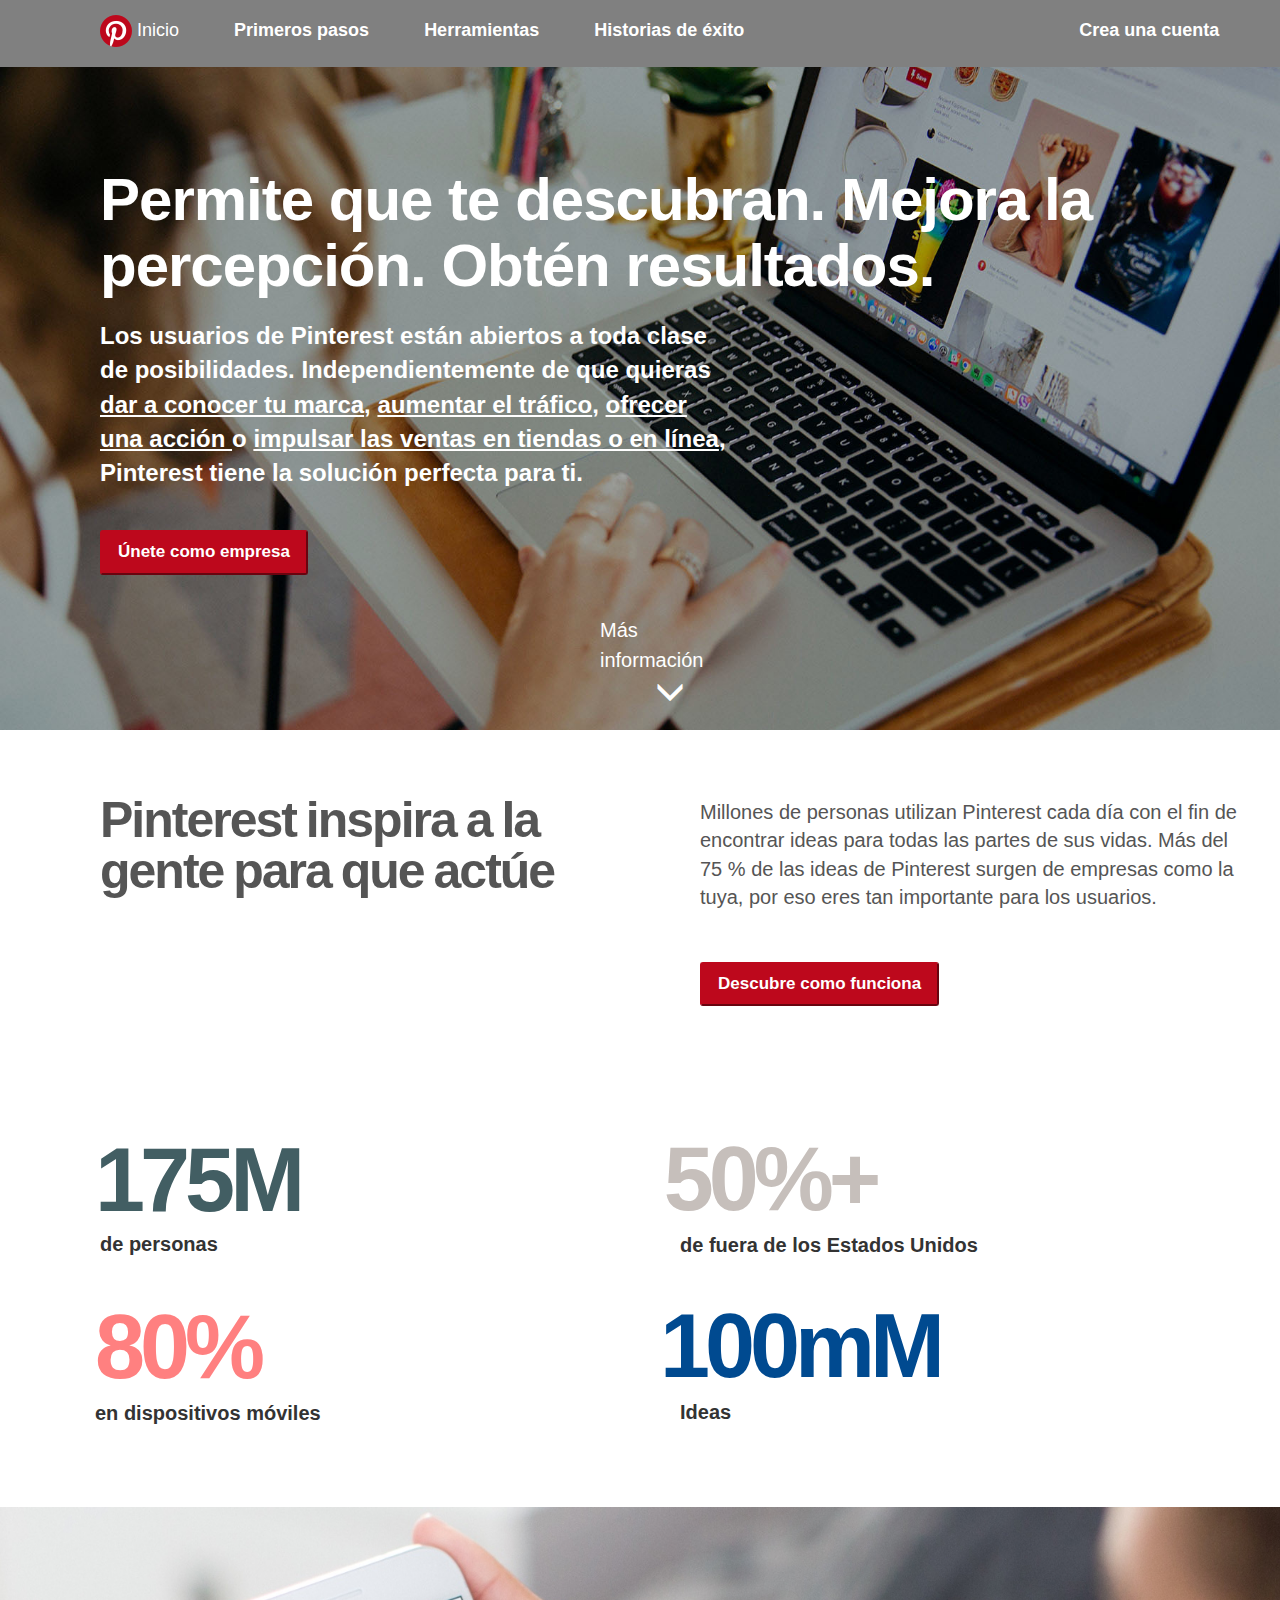
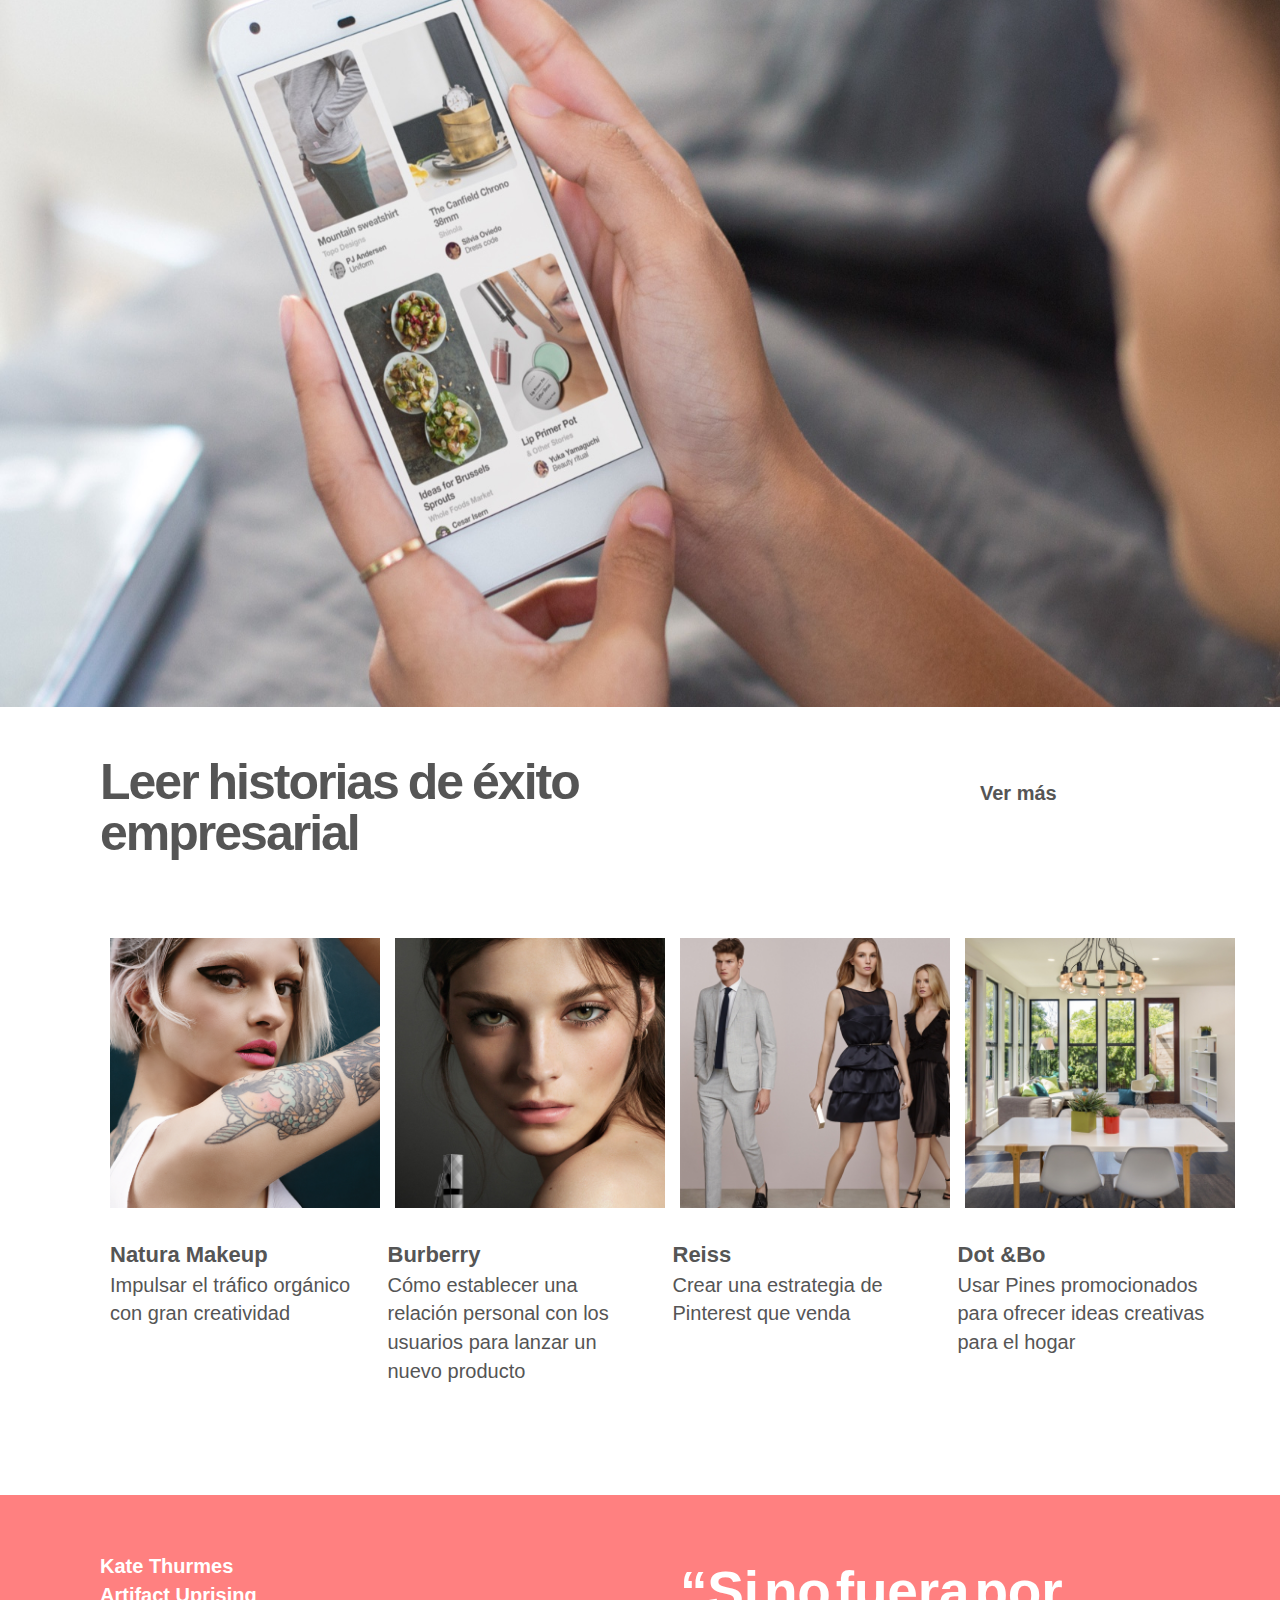
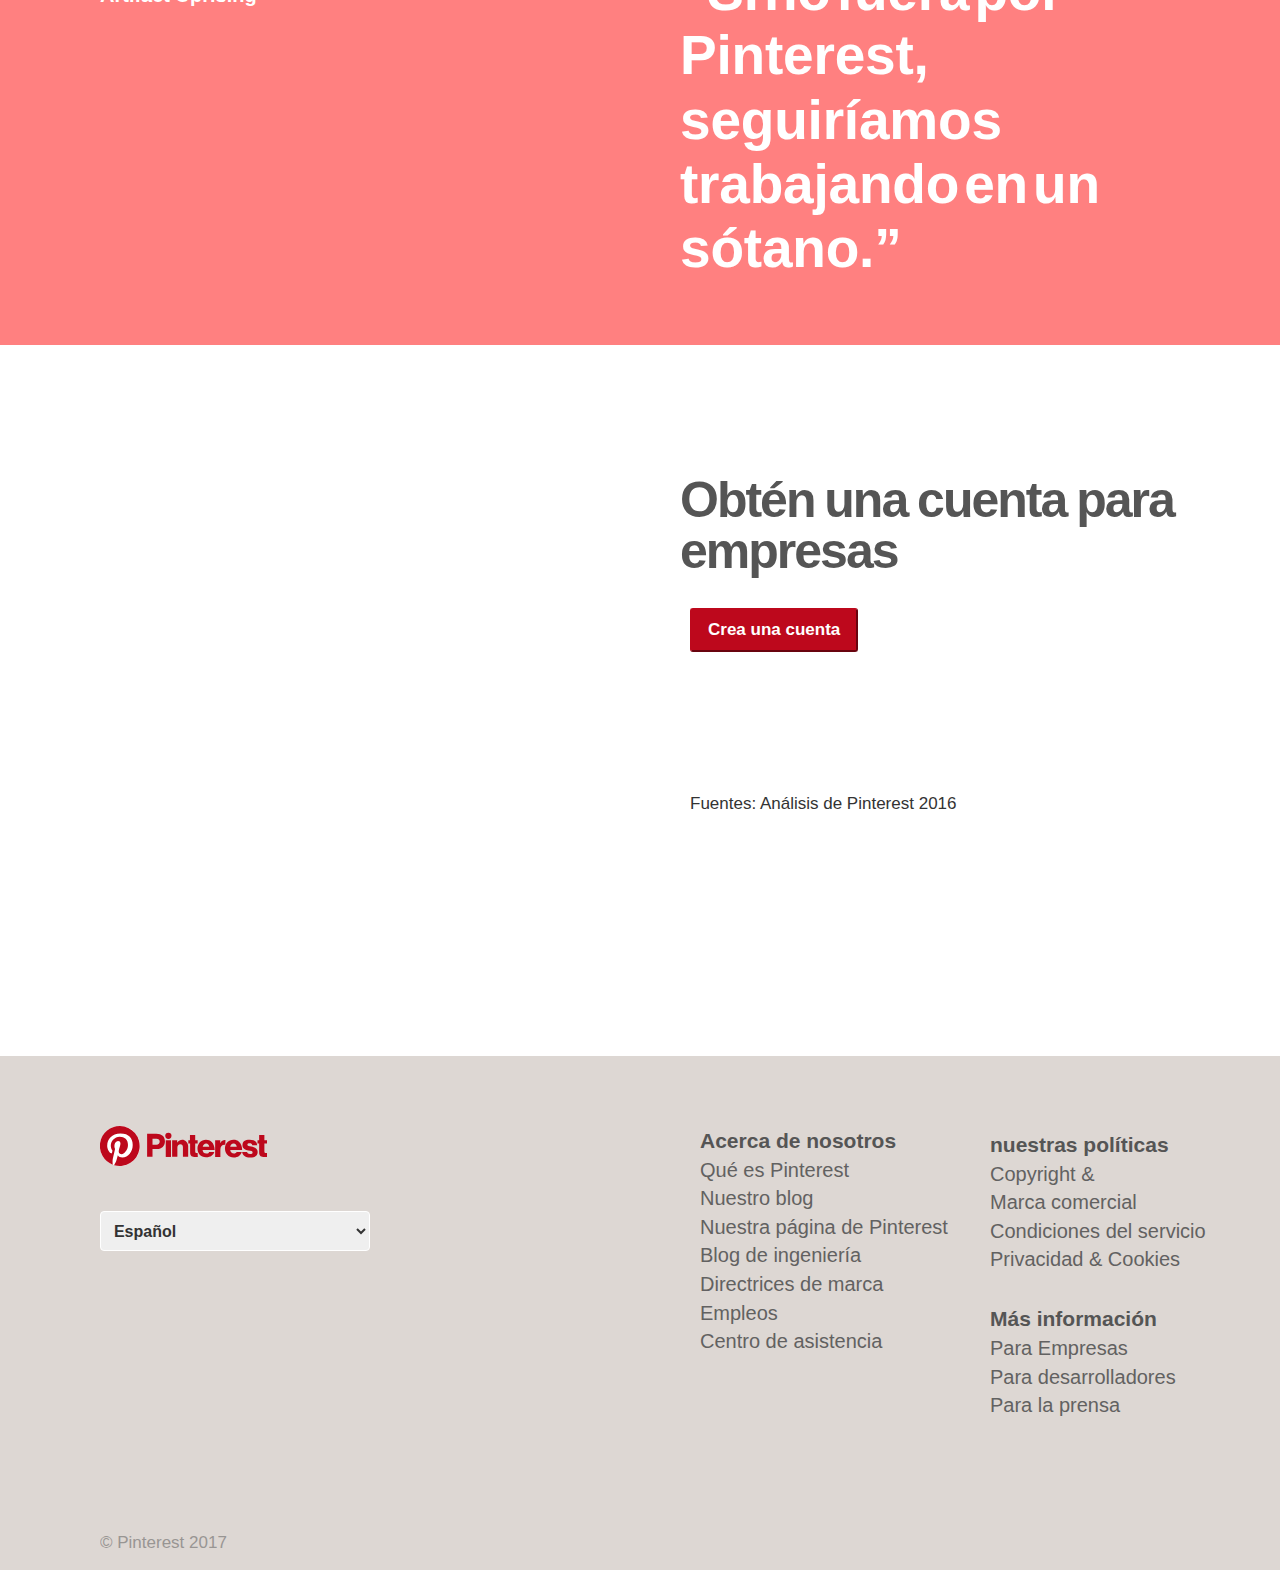
<file: Index.html>
<!DOCTYPE html>
<!--@arodriguez!-->
<html>
	<head>
	<meta charset="utf-8">
	<meta http-equiv="Pragma" content="no-cache"> <!--evitar problemas con la cache!-->
	<meta http-equiv="Expires" content="-1">
		<link rel="stylesheet" type="text/css" href="css/bootstrap.min.css">
		<link rel="stylesheet" type="text/css" href="css/estilos.css">
		<script type="text/javascript" src="js/odometer.js"></script>

		<title>Pinterest para empresas | Pinterest for business</title>
		<link rel="icon" href="img/logo.png" sizes="24x24" type="image/svg">
		
		
	</head>
	<body>

		<div style="background-image: url(img/fondoNegocios.jpg); background-position: center center; background-size: cover;" > <!--imagen inicial!-->
	  
	  		<div class="barra-navegacion"> <!--barra navegacion!-->
		  		<a href="paginaPrincipal.html"><img src="img/index.png" sizes="24x24">&nbspInicio</a>
		  		<a href="pagina-relleno.html" ><b>Primeros pasos</b></a>
		  		<a href="pagina-relleno.html" ><b>Herramientas</b></a>
		  		<a href="pagina-relleno.html" ><b>Historias de éxito</b></a>
		  		<a href="login.html" id="crear-cuenta"><b>Crea una cuenta</b></a>


	  		</div>
	  		<div class="seccion1">
				<h1 class="fuente-encabezado">
			 	Permite que te descubran. Mejora la <br> percepción. Obtén resultados.
				</h1><br>

				<p class="texto-usuarios">Los usuarios de Pinterest están abiertos a toda clase <br>
				de posibilidades. Independientemente de que quieras <br>
					<a href="pagina-relleno.html" style="color: #ffffff"> <u>dar a conocer tu marca</u></a>, 
					<a href="pagina-relleno.html" style="color: #ffffff"><u>aumentar el tráfico</u></a>, 
					<a href="pagina-relleno.html" style="color: #ffffff"> <u>ofrecer <br>una acción </u></a> o 
					<a href="pagina-relleno.html" style="color: #ffffff"> <u>impulsar las ventas en tiendas o en línea</u></a>, 
					<br> Pinterest tiene la solución perfecta para ti.
				</p>
			</div>



			<br><br>

				<a href="iniciarSesionEmpresa.html"><button class="btn-rojo" style="margin: 0px 0px 0px 100px;">Únete como empresa </button></a>
			<br><br><br>

			<div class="mas-informacion">Más información</div>
			<span class="glyphicon glyphicon-menu-down" style="font-size: 3rem; 
				color: white; margin: 0px 655px 0px 655px;"></span>
			<br><br>

		</div>
			<br><br>
		
		<div class="seccion"> <!--textos segunda parte!-->
			<div class="todos-textos" style="margin: 15px 0px 0px 100px;">Pinterest inspira a la</div>
			<div class="todos-textos" style="margin: -20px 0px 0px 100px;">gente para que actúe</div>

			<div> <!--textos segunda parte!-->
				<p class="txt-millones">Millones de personas utilizan Pinterest cada día con el fin de 
				<br>encontrar ideas para todas las partes de sus vidas. Más del 
				<br>75 % de las ideas de Pinterest surgen de empresas como la 
				<br>tuya, por eso eres tan importante para los usuarios.</p>
			</div>

				<a href="pagina-relleno.html"><button class="btn-rojo" style="margin:50px 0px 110px 700px;">Descubre como funciona 
				</button></a>

			<div> <!--numeros segunda parte!-->
				<p class="numeros-colores" class="odometer" style="color: #425E63; margin:0px 0px 0px 95px ">175M</p>
				<p class="numeros-colores" class="odometer" style="color: #C6BFBB; margin:-130px 0px 0px 260px"
					 align="center">50%+</p>
				<p class="numeros-colores" style="color: #FF8080; margin:40px 0px 0px 95px ">80%</p>
				<p class="numeros-colores" style="color: #004A90; margin:-130px 0px 0px 320px" 
					align="center">	100mM</p>

				<p class="textos-bajo-numeros" style="margin:-180px 0px 0px 100px"><strong>de personas
					</strong></p>
				<p class="textos-bajo-numeros" style="margin:-28px 0px 0px 680px"><strong>de fuera de 		los Estados Unidos</strong></p>
				<p class="textos-bajo-numeros" style="margin:140px 0px 0px 95px"><strong>en dispositivos 	móviles</strong></p>
				<p class="textos-bajo-numeros" style="margin:-30px 0px 0px 680px"><strong>Ideas</strong>
					</p>
			</div>

			<div> <!--imagen segunda parte!-->
				<img src="img/imagen-cel.jpg" width="1350" height="800" style="margin: 80px 0px 0px 0px">
			</div>

			<div class="todos-textos" style="margin: 40px 0px 0px 100px;">Leer historias de éxito</div>
			<div class="todos-textos" style="margin: -20px 0px 60px 100px;">empresarial</div>
			<div style="margin: -150px 30px 0px 980px; font-size: 2rem; font-weight: 700;"><a href="pagina-relleno.html" 
				style="color: #555555">Ver más</a>
			</div>

			<div>
				<table  style="margin: 130px 110px;"> <!--tabla de imagenes!-->
					<tr id="fila-tabla1">
						<td id="columna-tabla1" style="border-right: 15px solid white"><img src="img/			imagen1-tabla.png" width="270" height="270" ></td>
						<td style="border-right: 15px solid white"><img src="	img/imagen2-tabla.jpg" 			width="270" height="270"></td>
						<td style="border-right: 15px solid white"><img src="	img/imagen3-tabla.jpg"			width="270" height="270" ></td>							
						<td style="border-right: 15px solid white"><img src="	img/imagen4-tabla.jpg" 			width="270" height="270" ></td>
					</tr>

					<tr>
						<td id="texto-subtitulos"><a href="pagina-relleno.html" style="color: #555555"><b><br>Natura Makeup
							<br></b></a></td>
						<td id="texto-subtitulos"><a href="pagina-relleno.html" style="color: #555555"><b><br>Burberry				</b></a></td>
						<td id="texto-subtitulos"><a href="pagina-relleno.html" style="color: #555555"><b><br>Reiss				</b></a></td>
						<td id="texto-subtitulos"><a href="pagina-relleno.html" style="color: #555555"><b><br>Dot &amp;Bo 
							</b></a></td>
					</tr>

					<tr>
						<td class="texto-tabla">Impulsar el tráfico orgánico<br> 	
							con gran creatividad<br><br><br></td>
						<td class="texto-tabla">Cómo establecer una<br> relación personal con los<br> 			usuarios para lanzar un<br> nuevo producto</td>
						<td class="texto-tabla">Crear una estrategia de<br> Pinterest que venda<br><br>		
						<br></td>
						<td class="texto-tabla">Usar Pines promocionados<b></b> para ofrecer ideas 				creativas<br> para el hogar<br><br></td>
					</tr>			
				</table>
			</div>			
			<div class="rectangulo" style="	width: 1350px; height: 450px;background: #FF8080;
				 margin: 0px 0px 30px 0px;"> <!--rectangulo contenedor rosado!-->
						<div>
							<p style=" color: #ffffff; font-size: 20px; margin: -20px 0px 0px 100px;">
								<br><br><b>Kate Thurmes <br>Artifact Uprising</b></p>
							
						</div>

						<div>
							<p class="fuente-encabezado2">“Si no fuera por<br> Pinterest,<br> seguiríamos<br> 	 trabajando en un<br> sótano.”</p>
						</div>
		 	</div>

		 	<div>

		 	<div class="todos-textos" style="margin: 120px 0px 0px 680px;">Obtén una cuenta para</div>
			<div class="todos-textos" style="margin: -20px 80px 0px 680px;">empresas</div>
				<a href="iniciarSesionEmpresa.html"><button class="btn-rojo" style="margin: 20px 0px 0px 690px;">Crea una cuenta 
				</button></a>

				<p style="margin: 140px 0px 240px 690px; font-size: 17px;">Fuentes: Análisis de Pinterest 2016 </p>
		 	</div>

		 	<div class="rectangulo" style="	width: 1350px; height: 514px;background: #DDD7D3;
		 		margin: 0px 0px 0px 0px;" >

		 		<div>
		 			<div>
		 				<img src="img/pinterescompleto.svg" width="167" height="40" 
		 				 	 style="margin: 70px 0px 0px 100px">
		 			</div>
		 			<div>
		 				<select name="slc-idioma" id="slc-idioma" style="border-radius: 4px; font-weight: bold; width: 270px; height: 40px; border-color: 
		 					white; font-size: 16px; margin: 45px 0px 0px 100px">
		 						<option> &nbsp Español</option>
		 						<option>English</option>
		 						<option>English UK</option>
		 						<option>Bahasa Indonesia</option>
		 						<option>Česky</option>
		 						<option>Dansk</option>
								<option>Deutsh</option>
		 						<option>Français</option>
		 						<option>Italiano</option>
		 						<option>maygar</option>
		 						<option>Malay</option>
		 						<option>Norsk(bokmål)</option>
		 						<option>Nederlands</option>
		 						<option>Polski</option>
		 						<option>Portugués, Brasil</option>
								<option>Portugés, Portugal</option>
		 						<option>Románá</option>
		 						<option>Slovenčina</option>
		 						<option>suomi</option>
		 						<option>Svenska</option>
		 						<option>Tagalog</option>
		 						<option>Tiếng Việt</option>
		 						<option>Türkçé</option>
		 						<option>Pyccкий</option>
		 						<option>Yкpaïнcвкa</option>
		 						<option>Ελληνικά</option>
		 						<option>ไทย</option>
								<option>हिन्दी</option>
		 						<option>한국어 (Korean)</option>
		 						<option>日本語</option>		 	
		 				</select>

		 				<p style=" color: #555555; opacity: 0.5; font-family: inherit; font-size: 17px; 
		 			margin: 280px 0px 0px 100px">
		 				© Pinterest 2017</p>
		 			</div>

		 			<div>
		 				<table> <!--tabla de vinculos!-->
		 				<td>
		 					<tr>
		 						<p id="texto-subsubtitulos" style="margin: -430px 0px 0px 700px;">Acerca de nosotros</p>
		 					</tr>

		 					<tr>

		 						<a href="pagina-relleno.html" class="texto-acercade" style="color: #555555; 
		 							margin: -430px 0px 0px 700px">
		 							Qué es Pinterest</a>
		 					</tr>

		 					<tr>
		 						<a href="pagina-relleno.html" class="texto-acercade" style="color: #555555;
		 							margin: -430px 0px 0px 700px">
		 							 Nuestro blog</a>
		 					</tr>

		 					<tr>
		 						<a href="pagina-relleno.html" class="texto-acercade" style="color: #555555;
		 							margin: -430px 0px 0px 700px">
		 							Nuestra página de Pinterest</a>
		 					</tr>

		 					<tr>
		 						<a href="pagina-relleno.html" class="texto-acercade" style="color: #555555;
		 							margin: -430px 0px 0px 700px">
		 							 Blog de ingeniería</a>
		 					</tr>

		 					<tr>
		 						<a href="pagina-relleno.html" class="texto-acercade" style="color: #555555;
		 							margin: -430px 0px 0px 700px">
		 						 	Directrices de marca</a>
		 					</tr>
		 				
		 					<tr>
		 						<a href="pagina-relleno.html" class="texto-acercade" style="color: #555555;
		 							margin: -430px 0px 0px 700px">
		 						 	Empleos</a>
		 					</tr>

		 					<tr>
		 						<a href="pagina-relleno.html" class="texto-acercade" style="color: #555555;
		 							margin: -430px 0px 0px 700px">
		 						 	Centro de asistencia</a>
		 					</tr>
		 				</td>

		 				<td>
		 					<tr>
		 						<p id="texto-subsubtitulos" style="margin: -226px 0px 0px 990px;">
		 							nuestras políticas</p>
		 					</tr>

		 					<tr>
		 						<a href="politicas.html" class="texto-acercade" style="color: #555555; 
		 							margin: -226px 0px 0px 990px">
		 							Copyright &</a>
		 					</tr>

		 					<tr>
		 						<a href="politicas.html" class="texto-acercade" style="color: #555555; 
		 							margin: -226px 0px 0px 990px">
		 							Marca comercial</a>
		 					</tr>

		 					<tr>
		 						<a href="politicas.html" class="texto-acercade" style="color: #555555; 
		 							margin: -226px 0px 0px 990px">
		 							Condiciones del servicio</a>
		 					</tr>

		 					<tr>
		 						<a href="politicas.html" class="texto-acercade" style="color: #555555; 
		 							margin: -226px 0px 0px 990px">
		 							Privacidad & Cookies</a>
		 					</tr>

		 					<tr>
		 						<p id="texto-subsubtitulos" style="margin: 30px 0px 0px 990px;">
		 							Más información</p>
		 					</tr>

		 					<tr>

		 						<a href="politicas.html" class="texto-acercade" style="color: #555555; 
		 							margin: -226px 0px 0px 990px">
		 							Para Empresas</a>
		 					</tr>

		 					<tr>

		 						<a href="politicas.html" class="texto-acercade" style="color: #555555; 
		 							margin: -226px 0px 0px 990px">
		 							Para desarrolladores</a>
		 					</tr>

		 					<tr>

		 						<a href="politicas.html" class="texto-acercade" style="color: #555555; 
		 							margin: -226px 0px 0px 990px">
		 							Para la prensa</a>
		 					</tr>

		 				</td>

		 				</table>

		 			</div>
		 		</div>
			</div>
		</div>
	</body>
</html>
</file>
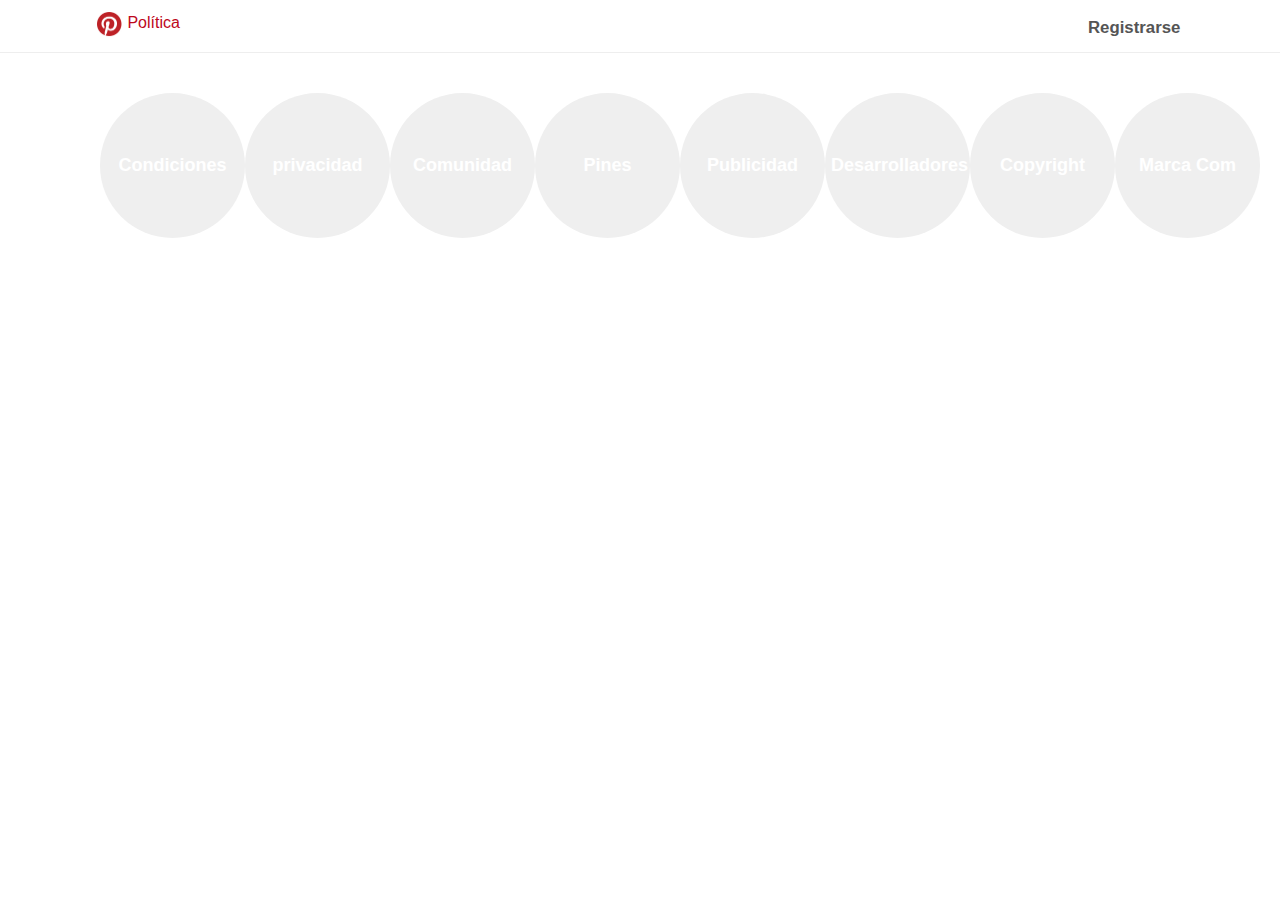
<file: politicas.html>
<!DOCTYPE html>
<html>
	<head>
		<title>Condiciones del servicio| Pinterest for Policy</title>
		<meta charset="utf-8">
		<link rel="icon" href="favico/logo.png" sizes="50x50" type="image/png">
		<link rel="stylesheet" type="text/css" href="css/bootstrap.min.css">
		<link rel="stylesheet" type="text/css" href="css/custom.css">
	</head>
	
	<body>

       <div style="margin: 0px; padding: 0px;">
       	  <div style="font-size:16px ; position: relative; top: 10px; left: 95px; margin: 0px">
       	  	<a href="pagina-relleno.html" style="color: #bd081c;"><img src="img/logo_2.png" width="28px" height="28px"> Política</a>
       	  </div>
          <div style="position: relative; top: -12px; left:85%; font-size: 1.2em;margin: 0px;">
          	<a href="login.html"><span id="links">Registrarse</span></a>
          </div> 
          <hr style="position: relative;top:-20px;">
       </div>
       
       <div style=" width: auto; height: auto; position: relative; left: 100px;">
          <table> 
          <tr>
           <button id="btn-azul" class="img-circle btn-circle" onmouseover="botonAzul();" onmouseout=" botonGris('#btn-azul');" onclick="clickBotonAzul();" > 
                   Condiciones</button>    
           <button id="btn-amarillo" class="img-circle btn-circle" onmouseover="botonAmarillo();" onmouseout=" botonGris('#btn-amarillo');" onclick="clickBotonAmarillo();">privacidad</button>
           <button id="btn-rojo" class="img-circle btn-circle" onmouseover="botonRojo();" onmouseout=" botonGris('#btn-rojo');" onclick="clickBotonRojo();";>Comunidad</button>
           <button id="btn-azul-claro" class="img-circle btn-circle" onmouseover="botonAzulClaro();" onmouseout=" botonGris('#btn-azul-claro');" onclick="clickBotonAzulClaro();">Pines</button>
           <button id="btn-azul-oscuro" class="img-circle btn-circle" onmouseover="botonAzulOscuro();" onmouseout=" botonGris('#btn-azul-oscuro');" onclick="clickBotonAzulOscuro();">Publicidad</button>
           <button id="btn-verde" class="img-circle btn-circle" onmouseover="botonVerde();" onmouseout=" botonGris('#btn-verde');" onclick="clickBotonVerde();">Desarrolladores</button>
           <button id="btn-purpura" class="img-circle btn-circle" onmouseover="botonPurpura();" onmouseout=" botonGris('#btn-purpura');" onclick="clickBotonPurpura();">Copyright</button>
           <button id="btn-negro" class="img-circle btn-circle" onmouseover="botonNegro();" onmouseout=" botonGris('#btn-negro');" onclick="clickBotonNegro();">Marca Com</button>
          </tr> 
          </table>
       </div>
       
       <div id="div-condiciones" style="visibility: hidden;" class="informacion" "> 
          <span style="color: #004a90;">Condiciones del Servicio</span>
       </div>

       <div id="div-privacidad" style="visibility: hidden;" class="informacion"  > 
        <span style="color: #ffc908;">Política de privacidad</span>
       </div>
        <div id="div-comunidad" style="visibility: hidden;" class="informacion" "> 
          <span style="color: #ff8080;">Directrices para la comunidad</span>
       </div>

       <div id="div-pines" style="visibility: hidden;" class="informacion" > 
        <span style="color: #0084ff;">Buyable Pins guidelines</span>
       </div>

       <div id="div-publicidad" style="visibility: hidden;" class="informacion" "> 
          <span style="color: #425e63;">Advertising guidelines</span>
       </div>
             
       <div id="div-desarrolladores" style="visibility: hidden;" class="informacion" > 
        <span style="color: #88a5aa;">Developer guidelines</span>
       </div>

       <div id="div-copyright" style="visibility: hidden;" class="informacion" "> 
          <span style="color: #b46aec;">Copyright</span>
       </div>
             
       <div id="div-marca" style="visibility: hidden;" class="informacion" > 
        <span style="color:#555555;">Trademark</span>
       </div>

       <script type="text/javascript" src="js/funciones.js"></script>
       <script type="text/javascript" src="js/jquery-3.2.1.min.js"></script>
	</body>
</html>
</file>
<file: css/estilos.css>
/*En un archivo css externo, no se incluye la etiqueta Style */
h1{
	color:#eeb70c;
}

body{
	background-color: #FFFFFF;
	background-position: center center;
	background-attachment: fixed;
}

#texto-usuarios{
	color: #FFFFFF;
    font-family: inherit;
    font-weight: 700;
    margin: 0.25rem 0;
    font-size: 24px;
    margin: 0px 0px 0px 100px;
}

.fuente-encabezado{
	font-weight: bolder;
	font-weight: 700;
	color: #FFFFFF;
    font-family: sans-serif;
    font-size: 6rem;
    margin: 100px 0px 0px 100px;
    letter-spacing: -0.1rem;
    border-color: white;
}

.btn-rojo{
    color: white;
    font-weight: 700;
    background-color: #bd081c;
    font-size: 17px;
    border-color: #bd081c;
    border-radius: 3px;
    font-family: inherit;
    padding: 8px 16px;
    text-align: center;
}

.mas-informacion{
	color: white;
	font-family: inherit;
    font-weight: normal;
    font-style: normal;
    font-size: 2rem;
    line-height: 1.5em;
    margin: 0px 600px 0px 600px;
}

.barra-navegacion{
    color: white;
    font-size:18px;
    font-family: inherit;
    padding: 15px 0px 20px 50px;
}

.barra-navegacion a{
    color: white;
    font-size:18px;
    font-family: inherit;
    padding: 15px 0px 20px 50px;
}

.barra-navegacion:hover{
    background-color: gray;
    font-size:18px;
    font-family: inherit;
    padding: 15px 0px 20px 50px;
}

#crear-cuenta{
	padding: 15px 20px 0px 330px;
}

.todos-textos{
	font-family: sans-serif;
    font-size: 50px;
    font-weight: bold;
    color: #555555;
    letter-spacing: -0.1rem;
    border-color: #555555 ;
    word-spacing: -2px;
    letter-spacing: -2px;
    font-weight: 600;
}

.seccion1 .texto-usuarios{
    color: white;
    font-family: inherit;
    font-weight: 700;
    margin: 0.25rem 0;
    font-size: 24px;
    margin: 0px 0px 0px 100px;
}


.seccion1 .texto-usuarios a u:hover{
    color: red;
}


.txt-millones{
	margin: -110px 0px 0px 700px;
	font-family: inherit; 
	font-size: 2rem;
	align="left";
	color: #555555;
}

.numeros-colores{
	font-family: sans-serif;
	font-size: 9rem;
	font-weight: 900;
	letter-spacing: -5px;
}

.textos-bajo-numeros{
	font-family: inherit;
	font-size: 20px;
}

#fila-tabla1{
margin: 80px 20px 0px 0px;
}

#columna-tabla1{
	margin: 5px;
}

#texto-subtitulos{
	color: #555555;
    font-family: inherit;
    margin: 0.25rem 0;
    font-size: 22px;
     margin: 0px 0px 0px 100px;
}

.texto-tabla{
	margin: -110px 0px 0px 700px;
	font-family: inherit; 
	font-size: 2rem;
	align="left";
	color: #555555;
	font-weight: normal;
    font-style: normal;
    font-stretch: normal;
    letter-spacing: normal;
}

.fuente-encabezado2{
	font-weight: bolder;
	color: #FFFFFF;
    font-family: "HaasGrotDispRWeb", sans-serif;
    font-size: 55px;
    margin: -50px 0px 0px 680px;
    border-color: white;
    letter-spacing: -0.2px;
    line-height: 1.166666667em;
    word-spacing: -10px;
}

#texto-subsubtitulos{
	color: #555555;
    font-family: inherit;
    margin: 0.25rem 0;
    font-size: 21px;
    margin: 0px 0px 0px 100px;
    font-weight: bolder;
}

.texto-acercade{
	font-family: inherit; 
	font-size: 20px;
	color: #555555;
	font-weight: normal;
    font-style: normal;
    font-stretch: normal;
    letter-spacing: normal;
    opacity: 0.9;
}

#incremental-counter .num {
  background: #f8f8f8 none repeat scroll 0 0;
  border: 1px solid #fff;
  border-radius: 4px;
  color: #27aae1;
  display: inline-block;
  height: 64px;
  line-height: 62px;
  margin: 0 4px 20px;
  position: relative;
  left: -1px;
  text-align: center;
  width: 50px;
  font-size: 45px;
  font-size: 3.72625em;
  font-weight: normal;
  font-family: 'Agency FB', sans-serif;
}
#incremental-counter .num::before {
  background: #00aae6;
  content: "";
  display: block;
  height: 1px;
  left: -1px;
  margin: -0.5px 0 0;
  position: absolute;
  right: -1px;
  top: 50%;
  width: auto;
}
</file>
<file: css/custom.css>
.form-control {
    width: 75%;
    height: 40px;
    position: relative;
    left: 10%;
    background-color: #eee;
    font-size: 17px;
    border: none;
    margin: 5px 5px 5px 5px;
    box-shadow: inset 1px -1px 1px rgba(152,156,151,0.8);
    font-weight: bold;
    
}

.form-control:focus{

border-color:#989C97;
box-shadow: inset 1px 1px 1px 1px rgb(152,156,151), 0 0 8px rgb(152,156,151) ;
background-color: white;
}

#titulo{
	color: #444;
    font-size: 27px;
    font-weight: bold;
    letter-spacing: -1px;
}

#parrafos{
 color:black;
 align= "center";
 font-size: 10px;
 font-weight: bold;
}

#links{

   color: #555555;
   font-weight: bold;

}

button{    
   border-style: none;
}

.btn-circle{

    height: 145px;
    width: 145px;
    color: white;
    font-weight: bold;
    font-size: 18px;
}

.informacion{

    font-weight:bolder;
    font-style: normal;
    font-stretch: normal;
    letter-spacing: -2.0px;
    font-size: 10rem;
    line-height: 1em;

    position: absolute;
    top: 280px;
    left: 100px;
    padding: auto;

}

#div-formulario-1{
background-color:white;
position:relative;
 left:200px;
  top:80px;
   width:720px;
   height:520px;
   border-radius:8px;
}

#div-formulario-2{

    width:50%;
     height:100%;
      background-image:url(../img/fondo_formulario.png);
      background-size:cover;
}

#div-titulo-formulario{

    width:50%;
     height:100%;
     background-color:white;
     position:relative;
     top:-100%;
     left:50%;
     border-radius:8px;
}

#div-logo
{

  position:relative;
  left:40%; 
  top:10px;
}

#div-formulario-3{

    width:90%; 
    position:relative;
     top:10px; 
     left:5%;
}

#div-titulo-formulario2{

     width: 90%;
     position:relative;
     left:15%;
     top:15px;
}

#div-hipervinculos{

    width : 100%;
     height:30px; 
     background-color:white;
      position:relative; 
      top:110px; 
      border:#9d9d9d; 
    border-radius:8px;
     color:#969090;
      font-size:10px; 
      font-weight: bold;
}
</file>
